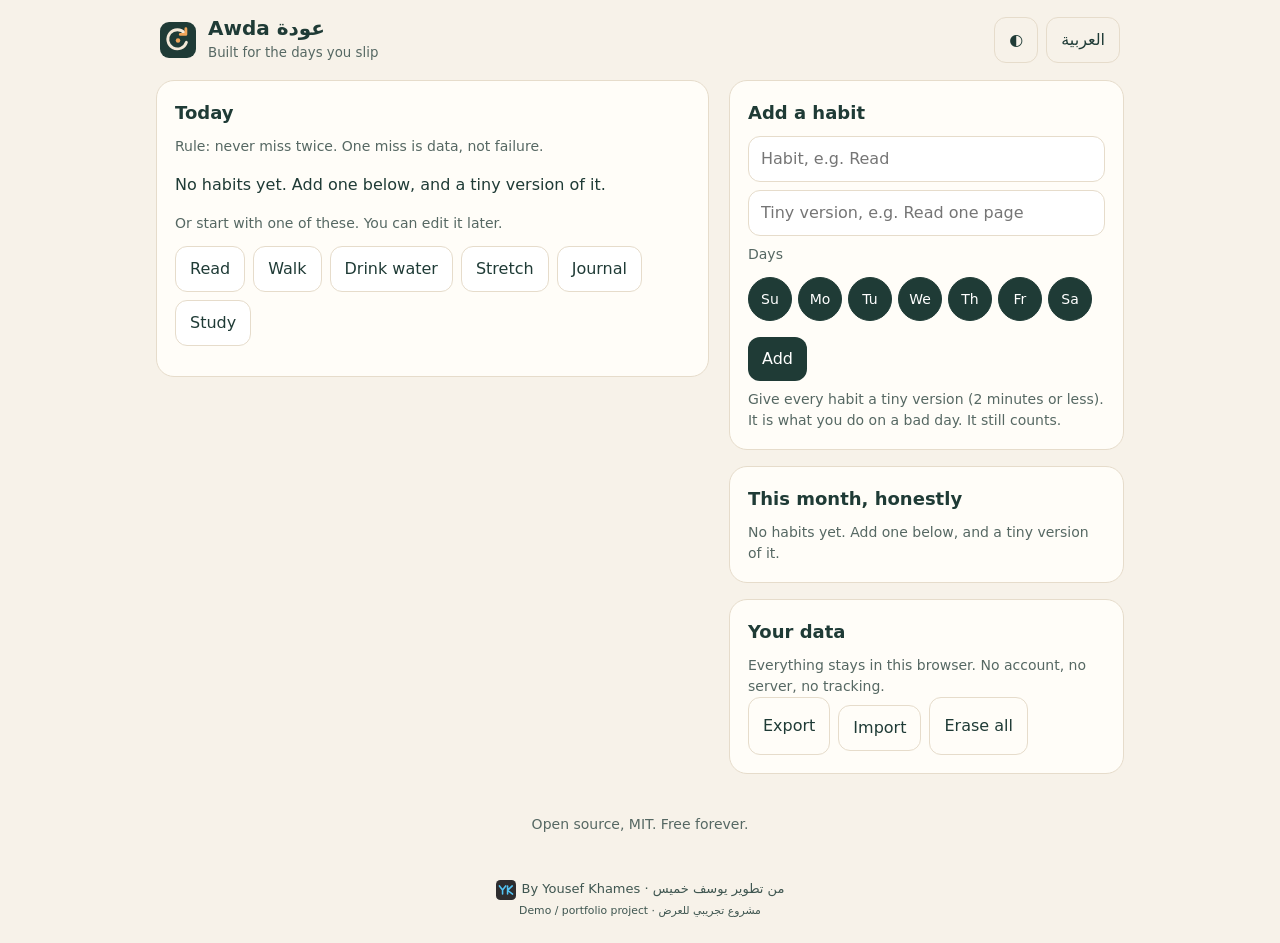
<file: docs/index.html>
<!doctype html><html lang="en" dir="ltr"><head><meta charset="utf-8"><meta name="viewport" content="width=device-width,initial-scale=1,viewport-fit=cover">
<title>Awda | عودة – a habit tracker that expects you to slip</title>
<meta name="description" content="Awda is a forgiving habit tracker. No streaks to lose. Miss a day, and it helps you return with a tiny step, not guilt.">
<script>(function(){try{var t=JSON.parse(localStorage.getItem("awda.v1")||"{}").theme||(matchMedia("(prefers-color-scheme:dark)").matches?"dark":"light");document.documentElement.dataset.theme=t}catch(e){}})()</script>
<meta property="og:title" content="Awda | عودة"><meta property="og:description" content="A habit tracker that expects you to slip and helps you return. No streaks, no guilt."><meta property="og:image" content="https://yousefkhames.github.io/awda/icon-512.png"><meta name="color-scheme" content="light dark">
<link rel="icon" href="favicon.svg"><link rel="manifest" href="manifest.webmanifest"><link rel="apple-touch-icon" href="icon-192.png"><meta name="theme-color" content="#1f3b36"><link rel="stylesheet" href="style.css"></head><body>
<a class="skiplink" href="#today" data-i="skipTo">Skip to content</a>
<header><div class="brand"><img src="logo.svg" alt="" width="36" height="36"><div><h1>Awda <span class="ar">عودة</span></h1><small data-i="tag">Built for the days you slip</small></div></div>
<div class="hbtns"><button id="theme" class="ghost" aria-label="Theme" title="Theme">◐</button><button id="lang" class="ghost">العربية</button></div></header>
<main>
<div class="col">
<section id="return" hidden></section>
<section id="today" aria-label="Today" tabindex="-1"></section>
</div>
<div class="col">
<section class="card"><h2 data-i="add">Add a habit</h2>
<form id="form"><input id="name" dir="auto" required maxlength="60" data-ph="phName">
<input id="tiny" dir="auto" maxlength="60" data-ph="phTiny">
<fieldset class="days"><legend data-i="daysL">Days</legend><div id="days" class="dpick"></div></fieldset>
<button class="primary" data-i="addBtn">Add</button></form>
<p class="hint" data-i="addHint">Give every habit a tiny version (2 minutes or less). It is what you do on a bad day. It still counts.</p></section>
<section id="insights" class="card" hidden aria-live="polite"></section>
<section class="card"><h2 data-i="weekly">This month, honestly</h2><div id="stats"></div></section>
<section class="card small"><h2 data-i="data">Your data</h2><p class="hint" data-i="privacy">Everything stays in this browser. No account, no server, no tracking.</p>
<div class="row"><button id="exp" class="ghost" data-i="exp">Export</button><label class="ghost btn"><span data-i="imp">Import</span><input id="imp" type="file" accept=".json" hidden></label><button id="wipe" class="ghost danger" data-i="wipe">Erase all</button></div></section>
</div>
</main>
<div id="toast" class="toast" hidden></div>
<div id="live" class="sr" aria-live="polite" role="status"></div>
<footer><span data-i="foot">Open source, MIT. Free forever.</span></footer>
<dialog id="sheet"></dialog>
<script src="app.js"></script><div class="yk-credit" style="text-align:center;padding:14px 12px 24px;font:13px/1.5 system-ui,sans-serif;opacity:.85"><img src="assets/yk-logo.svg" width="20" height="20" alt="" style="vertical-align:middle;margin-inline-end:6px"><span>By Yousef Khames · من تطوير يوسف خميس</span><br><small>Demo / portfolio project · مشروع تجريبي للعرض</small></div>
</body></html>
</file>
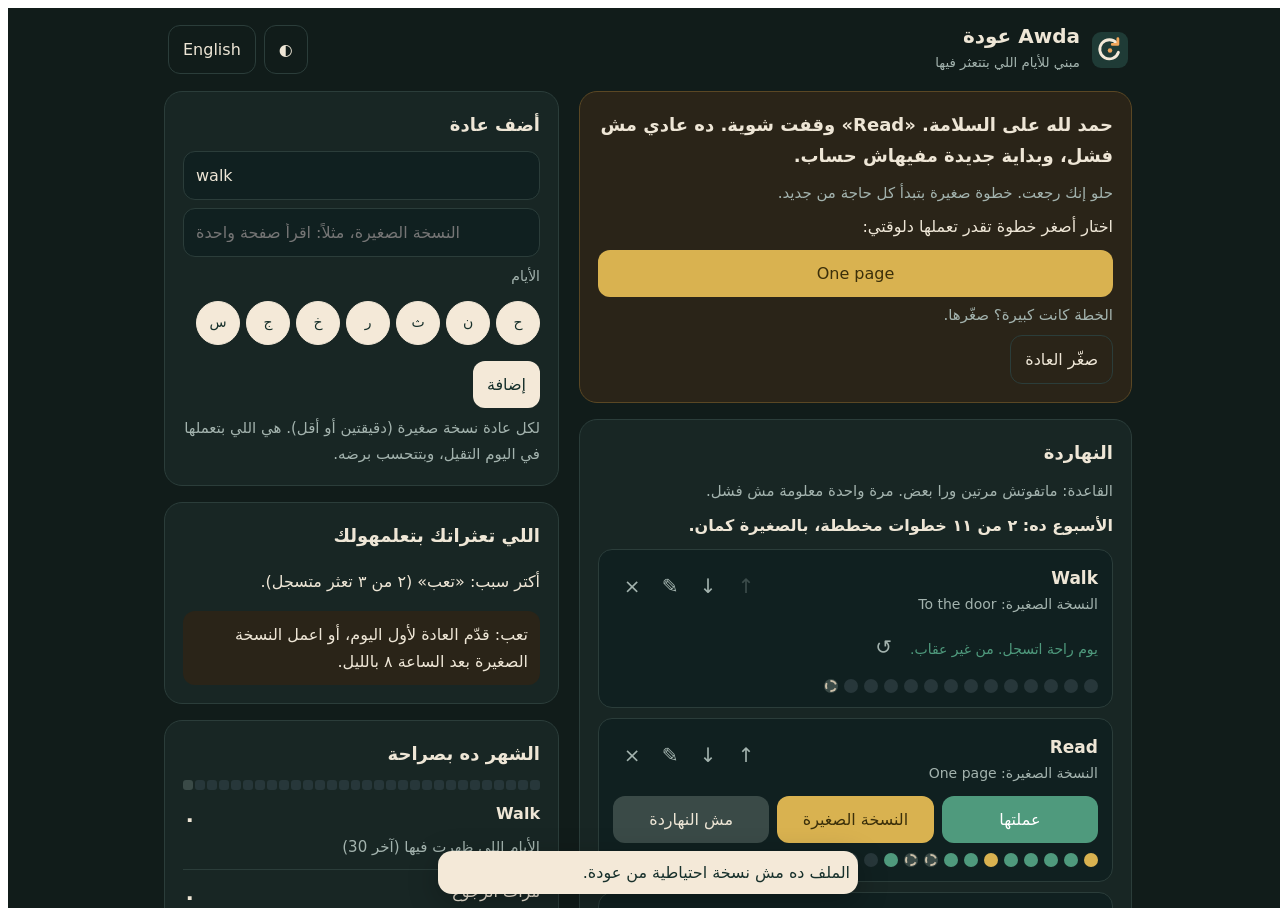
<file: tests/flow.html>
<!doctype html><meta charset=utf-8><script>
const P=new URLSearchParams(location.search),LANG=P.get("lang")||"en",W=+(P.get("w")||390);
const a=n=>{const d=new Date();d.setDate(d.getDate()-n);return d.getFullYear()+"-"+String(d.getMonth()+1).padStart(2,"0")+"-"+String(d.getDate()).padStart(2,"0")};
const log={};[13,12,11,10,9,7,6,3].forEach(n=>log[a(n)]={s:"done"});log[a(8)]={s:"tiny"};log[a(5)]={s:"skip",why:"0"};log[a(4)]={s:"skip",why:"0"};
localStorage.setItem("awda.v1",JSON.stringify({lang:LANG,habits:[{name:"Read",tiny:"One page",created:a(20),log},{name:"Walk",tiny:"To the door",created:a(2),log:{}}]}));
</script><iframe id=f src="../docs/index.html" style="border:0;width:100vw;height:100vh"></iframe>
<script>
const R=[];const ok=(n,c)=>R.push((c?"PASS ":"FAIL ")+n);
f.onload=()=>{try{const d=f.contentDocument,w=f.contentWindow;const q=s=>d.querySelector(s);
ok("no horizontal overflow",d.documentElement.scrollWidth<=d.documentElement.clientWidth+1);
ok("lang "+LANG,d.documentElement.lang==LANG);
ok("return card shown",!q("#return").hidden);
ok("buttons >=44px",[...d.querySelectorAll(".acts button")].every(b=>b.getBoundingClientRect().height>=44));
q('[data-a=done][data-i2="1"]').click();let S=JSON.parse(localStorage.getItem("awda.v1"));ok("done logged",Object.values(S.habits[1].log).some(x=>x.s=="done"));
q('[data-undo]').click();q('[data-a=skip][data-i2="1"]').click();ok("why dialog opens",q("#sheet").open);q("[data-w='1']").click();S=JSON.parse(localStorage.getItem("awda.v1"));ok("reason saved",Object.values(S.habits[1].log).some(x=>x.why=="1"));
q("#name").value="Pray";q("#tiny").value="One minute";q("#form").requestSubmit();S=JSON.parse(localStorage.getItem("awda.v1"));ok("add habit",S.habits.length==3);
q('[data-edit="2"]').click();ok("ics button in edit",!!q("#ics"));q("#en").value="Pray2";q("#ok").click();ok("edit habit",JSON.parse(localStorage.getItem("awda.v1")).habits[2].name=="Pray2");q("#tu")&&0;
q('[data-dot^="0|"]').click();ok("dot cycles",true);
ok("stats: 9 days showed up",/[9٩]/.test(q("#stats .big").textContent));
ok("heatmap 30 cells",d.querySelectorAll("#stats .heat")[0].children.length==30);
q('[data-mv="1|-1"]').click();ok("reorder",JSON.parse(localStorage.getItem("awda.v1")).habits[0].name=="Walk");
q("#name").value="walk";q("#form").requestSubmit();ok("duplicate blocked",JSON.parse(localStorage.getItem("awda.v1")).habits.length==3&&!q("#toast").hidden);
q('[data-a=done][data-i2="0"]')&&0;
{const hb=JSON.parse(localStorage.getItem("awda.v1")).habits.length;const bt=q("#today .habit [data-a=done]");if(bt){bt.click();ok("toast with undo after done",!q("#toast").hidden&&!!q("#tu"));q("#tu").click();ok("undo restores",!q("#toast")||q("#toast").hidden)}}
ok("weekday chips labelled",[...d.querySelectorAll("#days input")].every(i=>i.getAttribute("aria-label")));
{const bad=new w.File(["{\"x\":1}"],"x.json");const dt=new w.DataTransfer();dt.items.add(bad);const inp=q("#imp");inp.files=dt.files;inp.dispatchEvent(new w.Event("change"))}
q("#theme").click();ok("theme toggles",!!d.documentElement.dataset.theme);
q("#lang").click();ok("lang switches",d.documentElement.lang!=LANG);
ok("still no overflow after",d.documentElement.scrollWidth<=d.documentElement.clientWidth+1);
}catch(e){R.push("FAIL exception "+e)}document.title=R.join(" ; ")};
</script>
</file>
<file: docs/style.css>
:root{--bg:#f7f2e9;--ink:#1f3b36;--mut:#566863;--card:#fffdf8;--line:#e6dccb;--acc:#f2a65a;--ok:#3f8a6d;--tiny:#e9c46a;--tinyink:#3b2f0a;--skip:#d9d2c3;--inp:#fff;--ret:#fff3e2;--retl:#f2d3a6;--dot:#efe8d9;--btn:#1f3b36;--btnink:#fff;color-scheme:light}
:root[data-theme=dark]{--bg:#111c1a;--ink:#eee6d6;--mut:#a3b3ae;--card:#182624;--line:#2b3d3a;--ok:#4f9a7d;--tiny:#d9b250;--skip:#3a4a47;--inp:#102020;--ret:#2a2418;--retl:#5a4724;--dot:#27373a;--btn:#f4e9d8;--btnink:#17302b;color-scheme:dark}
*{box-sizing:border-box}body{margin:0;background:var(--bg);color:var(--ink);font:16px/1.5 system-ui,-apple-system,"Segoe UI",Tahoma,sans-serif}
header{display:flex;justify-content:space-between;align-items:center;padding:16px 20px;max-width:720px;margin:auto}
.brand{display:flex;gap:12px;align-items:center}.brand b{font-size:20px;display:block}.brand small{color:var(--mut)}.ar{font-weight:600}
main{max-width:720px;margin:auto;padding:0 16px 40px;display:grid;gap:16px}
.card{background:var(--card);border:1px solid var(--line);border-radius:18px;padding:18px}
h2{margin:0 0 10px;font-size:18px}h3{margin:0;font-size:17px}
button,.btn{font:inherit;border:0;border-radius:12px;padding:10px 14px;cursor:pointer;background:var(--btn);color:var(--btnink)}
button.primary{background:var(--btn)}button.ghost,.btn.ghost{background:transparent;color:var(--ink);border:1px solid var(--line)}
.danger{color:#c4493b}.btn{display:inline-block}
input[type=text],input:not([type]){font:inherit;width:100%;padding:10px 12px;border-radius:12px;border:1px solid var(--line);background:var(--inp);color:var(--ink);margin-bottom:8px}
.hint{color:var(--mut);font-size:14px;margin:8px 0 0}.row{display:flex;gap:8px;flex-wrap:wrap}
.habit{border:1px solid var(--line);border-radius:14px;padding:14px;margin-top:10px;background:var(--inp)}
.habit .top{display:flex;justify-content:space-between;gap:8px;align-items:flex-start}
.habit .tiny{color:var(--mut);font-size:14px}
.acts{display:flex;gap:8px;margin-top:10px;flex-wrap:wrap}
.acts button{flex:1;min-width:110px}.b-done{background:var(--ok);color:#fff}.b-tiny{background:var(--tiny);color:var(--tinyink)}.b-skip{background:var(--skip);color:var(--ink)}
.dots{display:flex;gap:4px;margin-top:10px}.dot{width:14px;height:14px;border-radius:50%;background:var(--dot)}
.dot.done{background:var(--ok)}.dot.tiny{background:var(--tiny)}.dot.skip{background:var(--skip);outline:2px dashed #cbbfa8;outline-offset:-3px}
.status{font-size:14px;color:var(--ok);margin-top:8px}
#return{background:var(--ret);border:1px solid var(--retl);border-radius:18px;padding:18px}
#return p{margin:6px 0}.x{background:none;color:var(--mut);padding:2px 8px;font-size:20px}
.stat{display:flex;justify-content:space-between;padding:8px 0;border-bottom:1px solid var(--line)}.stat:last-child{border:0}
.big{font-size:22px;font-weight:700}footer{text-align:center;color:var(--mut);padding:0 0 30px;font-size:14px}
[dir=rtl] .acts,[dir=rtl] .row{flex-direction:row}
dialog{border:0;border-radius:20px;padding:0;max-width:440px;width:calc(100% - 24px);background:var(--card);color:var(--ink);box-shadow:0 20px 60px #0004}dialog::backdrop{background:#0006}
.sh{padding:20px}.sh h2{margin-top:0}.chips{display:flex;flex-wrap:wrap;gap:8px;margin:12px 0}.chip{background:var(--inp);color:var(--ink);border:1px solid var(--line)}.chip:hover{background:var(--ret)}
.danger-b{background:#a4372b}label{display:block;margin:8px 0 4px;font-size:14px;color:var(--mut)}
.brand h1{font-size:20px;margin:0;line-height:1.2}
.sr{position:absolute;width:1px;height:1px;overflow:hidden;clip:rect(0 0 0 0)}
.skiplink{color:var(--btnink);position:absolute;inset-inline-start:8px;top:8px;transform:translateY(-200%);background:var(--btn);padding:8px 12px;border-radius:8px;z-index:9}.skiplink:focus{transform:none}
:focus-visible{outline:3px solid #1c6fd6;outline-offset:2px}
button,.btn,.chip{min-height:44px}.x{min-width:44px}
.hint,.tiny,.brand small{color:var(--mut)}
@media (prefers-reduced-motion:no-preference){button{transition:transform .12s,background .2s}button:active{transform:scale(.97)}}
[dir=rtl] body{font-family:"Segoe UI",Tahoma,"Noto Naskh Arabic","Noto Sans Arabic",system-ui,sans-serif;line-height:1.7}[dir=rtl] .hint{font-size:15px}
.hbtns{display:flex;gap:8px}
.dot{padding:0;min-height:0;min-width:0;border:0;position:relative}.dot::after{content:"";position:absolute;inset:-15px -2px}.dot.off{opacity:.45}
.dots{gap:6px}fieldset.days{border:0;padding:0;margin:0 0 8px}fieldset legend{font-size:14px;color:var(--mut);padding:0 0 4px}
.dpick{display:flex;gap:6px;flex-wrap:wrap}.dchip input{position:absolute;opacity:0}.dchip span{display:inline-flex;align-items:center;justify-content:center;width:44px;height:44px;border-radius:50%;border:1px solid var(--line);background:var(--inp);cursor:pointer}
.dchip input:checked+span{background:var(--btn);color:var(--btnink);border-color:var(--btn)}.dchip input:focus-visible+span{outline:3px solid #1c6fd6;outline-offset:2px}
.dot.skip{background:var(--skip)}form#form button.primary{margin-top:4px}
.tip{background:var(--ret);border-radius:12px;padding:10px 12px;margin:8px 0 0}
.tb{display:flex;flex-shrink:0}
.week{font-weight:600;margin:8px 0 0}
.col{display:contents}
@media (min-width:900px){header,main{max-width:1000px}main{grid-template-columns:1.4fr 1fr;align-items:start;column-gap:20px}.col{display:grid;gap:16px;align-content:start}}
.toast{position:fixed;inset-inline:12px;bottom:calc(14px + env(safe-area-inset-bottom));margin:auto;max-width:420px;background:var(--btn);color:var(--btnink);border-radius:14px;padding:8px 8px 8px 16px;display:flex;justify-content:space-between;align-items:center;gap:12px;box-shadow:0 8px 30px #0004;z-index:5}.toast[hidden]{display:none}.toast button{background:transparent;color:var(--btnink);text-decoration:underline}
.x[disabled]{opacity:.3;cursor:default}
header{padding-top:max(16px,env(safe-area-inset-top))}footer{padding-bottom:calc(30px + env(safe-area-inset-bottom))}button,.dchip span,.dot{touch-action:manipulation;-webkit-tap-highlight-color:transparent}html{-webkit-text-size-adjust:100%}
@media (forced-colors:active){.dot{border:2px solid CanvasText}.dot.done{background:Highlight}.dot.tiny{background:LinkText}.card,.habit{border:1px solid CanvasText}}
@media print{header .hbtns,.acts,#sheet,.toast,form,.skiplink,fieldset,#insights+.card.small,.tb{display:none!important}body{background:#fff;color:#000}.card,.habit{border:1px solid #999;break-inside:avoid}}
.heat{display:grid;grid-template-columns:repeat(30,1fr);gap:2px;margin:10px 0 2px}.heat i{aspect-ratio:1;border-radius:3px;background:var(--dot)}.heat i.done{background:var(--ok)}.heat i.tiny{background:var(--tiny)}.heat i.skip{background:var(--skip)}.heat i.off{opacity:.4}
.habit .top>div:first-child{flex:1;min-width:0}.tb .x{min-width:38px;padding:2px 4px}@media (max-width:420px){.tb .x{min-width:34px}}
</file>
